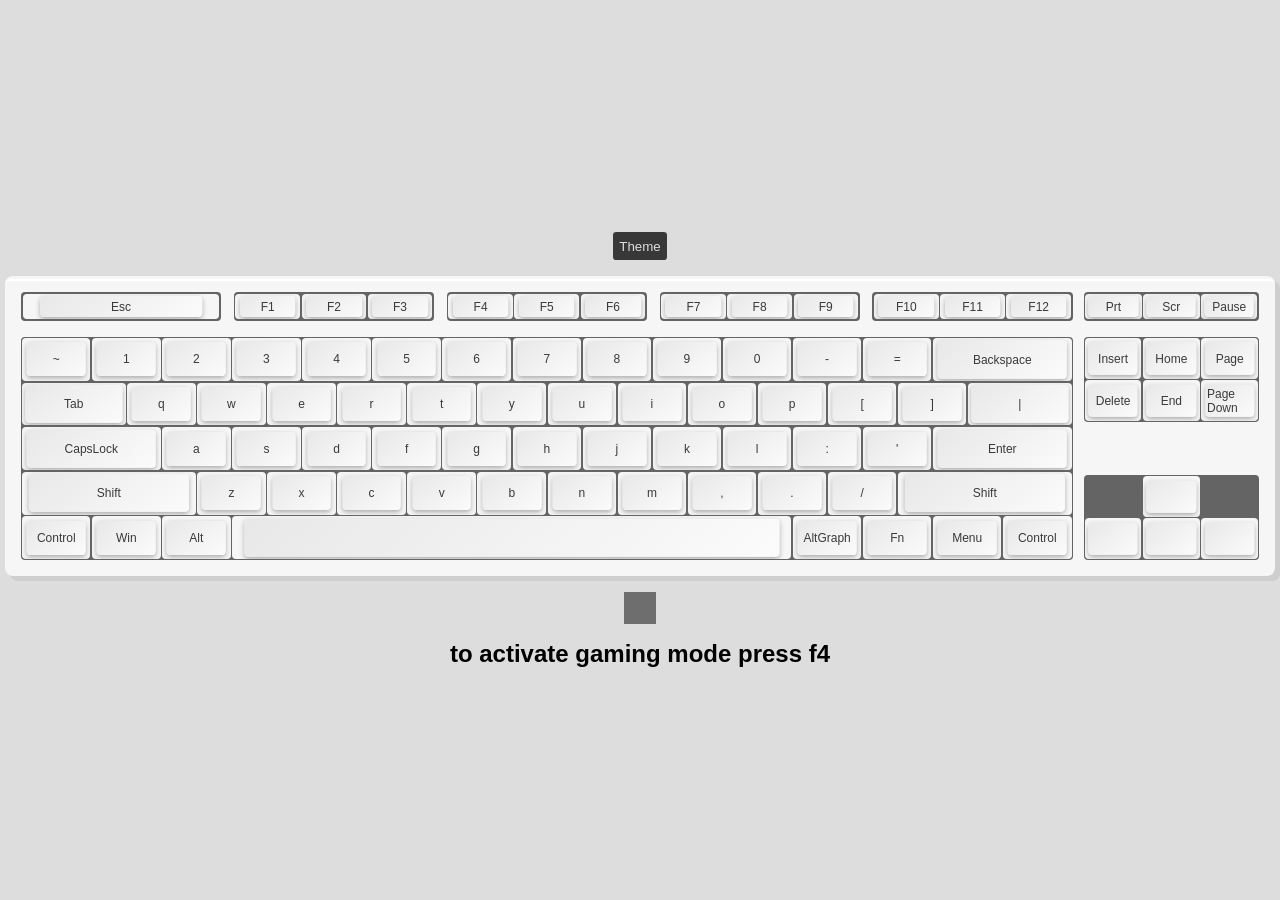
<file: index.html>
<!DOCTYPE html>
<html lang="en">
<head>
    <meta charset="UTF-8">
    <meta http-equiv="X-UA-Compatible" content="IE=edge">
    <meta name="viewport" content="width=device-width, initial-scale=1.0">
    <link rel="stylesheet" href="css/styles.css">
    <title>Teclado</title>
</head>
<body>
    <button class="btn-theme">Theme</button>
    <div class="keyboard-container ">
        <div class="keys-f">
            <div class="back">
                <div class="key" data-key="Esc"></div>
            </div>
            <div class="col-1">
                <div class="key" data-key="F1"></div>
                <div class="key" data-key="F2"></div>
                <div class="key" data-key="F3"></div>
            </div>
            <div class="col-2">
                <div class="key" data-key="F4"></div>
                <div class="key" data-key="F5"></div>
                <div class="key" data-key="F6"></div>   
            </div>
            <div class="col-3">
                <div class="key" data-key="F7"></div>
                <div class="key" data-key="F8"></div>
                <div class="key" data-key="F9"></div>
            </div>
            <div class="col-4">
                <div class="key" data-key="F10"></div>
                <div class="key" data-key="F11"></div>
                <div class="key" data-key="F12"></div>
            </div>
            
            
        </div>
        <div class="keys-secundary">
            <div class="col-1">
                <div class="key" data-key="Prt"></div>
                <div class="key" data-key="Scr"></div>
                <div class="key" data-key="Pause"></div>
            </div>
        </div>
        <!-- <div class="lighting">
            <div class="content-light">
              <div class="light"></div> 
              <div class="light"></div> 
              <div class="light"></div> 
            </div>
        </div> -->
        <div class="alpha-numeric">
            <div class="key" data-key="~"></div>
            <div class="key" data-key="1"></div>
            <div class="key" data-key="2"></div>
            <div class="key" data-key="3"></div>
            <div class="key" data-key="4"></div>
            <div class="key" data-key="5"></div>
            <div class="key" data-key="6"></div>
            <div class="key" data-key="7"></div>
            <div class="key" data-key="8"></div>
            <div class="key" data-key="9"></div>
            <div class="key" data-key="0"></div>
            <div class="key" data-key="-"></div>
            <div class="key" data-key="="></div>
            <div class="key" data-key="Backspace"></div>
            <div class="key" data-key="Tab"></div>
            <div class="key" data-key="q"></div>
            <div class="key" data-key="w"></div>
            <div class="key" data-key="e"></div>
            <div class="key" data-key="r"></div>
            <div class="key" data-key="t"></div>
            <div class="key" data-key="y"></div>
            <div class="key" data-key="u"></div>
            <div class="key" data-key="i"></div>
            <div class="key" data-key="o"></div>
            <div class="key" data-key="p"></div>
            <div class="key" data-key="["></div>
            <div class="key" data-key="]"></div>
            <div class="key" data-key="|"></div>
            <div class="key" data-key="CapsLock"></div>
            <div class="key" data-key="a"></div>
            <div class="key" data-key="s"></div>
            <div class="key" data-key="d"></div>
            <div class="key" data-key="f"></div>
            <div class="key" data-key="g"></div>
            <div class="key" data-key="h"></div>
            <div class="key" data-key="j"></div>
            <div class="key" data-key="k"></div>
            <div class="key" data-key="l"></div>
            <div class="key" data-key=":"></div>
            <div class="key" data-key="'"></div>
            <div class="key" data-key="Enter"></div>
            <div class="key" data-key="Shift"></div>
            <div class="key" data-key="z"></div>
            <div class="key" data-key="x"></div>
            <div class="key" data-key="c"></div>
            <div class="key" data-key="v"></div>
            <div class="key" data-key="b"></div>
            <div class="key" data-key="n"></div>
            <div class="key" data-key="m"></div>
            <div class="key" data-key=","></div>
            <div class="key" data-key="."></div>
            <div class="key" data-key="/"></div>
            <div class="key" data-key="Shift"></div>
            <div class="key" data-key="Control"></div>
            <div class="key" data-key="Win"></div>
            <div class="key" data-key="Alt"></div>
            <div class="key" data-key=" "></div>
            <div class="key" data-key="AltGraph"></div>
            <div class="key" data-key="Fn"></div>
            <div class="key" data-key="Menu"></div>
            <div class="key" data-key="Control"></div>
        </div>
        <div class="section-arrows">
            <div class="keys-r">
                <div class="key" data-key="Insert" ></div>
                <div class="key" data-key="Home"></div>
                <div class="key" data-key="Page"></div>
                <div class="key" data-key="Delete"></div>
                <div class="key" data-key="End"></div>
                <div class="key" data-key="Page Down"></div>
            </div>
            <div class="arrows">
                <div class="key" data-key=""></div>  
                <div class="key" data-key=""></div>
                <div class="key" data-key=""></div>
                <div class="key" data-key=""></div>  
            </div>
        </div>
        
    </div>
    <div id="write">
    </div>
    <h2>to activate gaming mode press f4</h2>
    <script src="js/main.js"></script>
</body>
</html>
</file>
<file: css/styles.css>
*{
    box-sizing: border-box;
    margin: 0;
    font-family: 'Segoe UI', Tahoma, Geneva, Verdana, sans-serif;
}
:root{
    
}
body{
    display: flex;
    justify-content: center;
    align-items: center;
    flex-direction: column;
    gap: 1em;
    min-height: 100vh;
    background: #ddd;
    padding: 0 5px;
}
.keyboard-container{
    --bg-keys: rgb(100, 100, 100);
    --bg: #f6f6f6;
    --box-shadow-keyboard: 5px 5px rgba(71, 71, 71, 0.1);
    --box-shadow-key: 0 2px 5px rgb(168, 168, 168);
    --color-box-shadow: rgba(71, 71, 71, 0.1);
    --shadow-top: white;
    --color-letter: rgb(58, 58, 58);
    --bg-key:linear-gradient(140deg, #e8e8e8, #fbfbfb);
    width: 100%;
    min-height: 300px;
    max-height: 350px;
    padding: 1em;
    background: var(--bg);
    border-radius: .5em;
    box-shadow: var(--box-shadow-keyboard) ;
    position: relative;
    display: grid;
    grid-template-columns: 6fr 1fr ;
    grid-template-rows: 1.8em 1fr;
    grid-row-gap: 1em;
    grid-column-gap: .7em;
}
.keyboard-container::after{
    content: '';
    position: absolute;
    width: 100%;
    height: 10px; 
    border-top: 2px solid var(--shadow-top);
    border-radius: .5em;
    top: .15em;
    
}
.keyboard-container.gamer {
    animation-name: bg;
    animation-duration: 15s;
    animation-iteration-count: infinite;
}
@keyframes bg{
    0%{
        --bg-keys: rgb(248, 11, 11);
    }
    25%{
        --bg-keys: rgb(251, 255, 0);
    }
    50%{
        --bg-keys: rgb(0, 255, 13);
    }
    75%{
        --bg-keys: rgb(4, 0, 255);
    }
    100%{
        --bg-keys: rgb(153, 0, 255);
    }
}
.keyboard-container.dark{
    --bg:#353535;
    --bg-key: linear-gradient(140deg, #131313, #6e6d6d);
    --color-letter: white;
    --shadow-top: rgb(80, 79, 79);

}
.keys-f,
.keys-secundary,
.light,
.alpha-numeric,
.numbers
{
    border-radius: .25em;
    display: grid;
}
.keys-f{
    grid-template-columns: repeat(5,1fr);
    grid-gap: .8em;
    /* padding: 1px; */
    /* background: var(--bg-keys); */

}
.col-1,
.back,
.col-2,
.col-3,
.col-4{
    display: grid;
    grid-template-columns: repeat(3, 1fr);
    grid-gap: .1em;
    background: var(--bg-keys);
    padding: .1em;
    border-radius: inherit;
    transition: background 3s;
}

.back .key{
    grid-column: span 3;
}

.key{
    background: var(--bg);
    border-radius: .25em;
    position: relative;
    overflow: hidden;
    cursor: pointer;
    /* box-shadow: 0 3px rgba(71, 71, 71, 0.5); */
   
}
.key::after{
    content: attr(data-key);
    display: flex;
    position: absolute;
    width: 80%;
    height: 70%;
    background: var(--bg-key);
    box-shadow: var(--box-shadow-key);
    top: 50%;
    left: 50%;
    transform: translate(-50%, -50%);
    border-radius: inherit;
    color: var(--color-letter);
    font-size: 12px;
    justify-content: center;
    align-items: center;
    padding: 2px;
}
.key.active::after{
    animation-name: pressed;
    animation-duration: .2s;
    animation-iteration-count: 1;
}
@keyframes pressed
{
    from{
        background: linear-gradient(140deg, #e8e8e8, #fbfbfb);   
    }
    to{
        background: rgba(0,0,0,.5);
    }    
}

.alpha-numeric{
    grid-template-columns: repeat(30, 1fr);
    grid-template-rows: repeat(5, 1fr);
    grid-auto-flow: dense;
    grid-column-gap: 1px;
    background: var(--bg-keys);
    grid-gap: .1em;
    padding: 1px;  
    transition: background 3s;

}
.alpha-numeric .key{
    grid-column: span 2;
}
.alpha-numeric .key:nth-child(14){
    grid-column: span 4;
    
}
.alpha-numeric .key:nth-child(14)::after{
    width: 90%;
    height: 80%;
}
.alpha-numeric .key:nth-child(15){
    grid-column: span 3; 
}
.alpha-numeric .key:nth-child(15)::after{
    width: 90%;
    height: 80%;
}
.alpha-numeric .key:nth-child(28){
    grid-column: span 3;    
}
.alpha-numeric .key:nth-child(28)::after{
    width: 90%;
    height: 80%;
}
.alpha-numeric .key:nth-child(29){
    grid-column: span 4;    
}
.alpha-numeric .key:nth-child(29)::after{
    width: 90%;
    height: 80%;
}
.alpha-numeric .key:nth-child(41){
    grid-column: span 4;
    
}
.alpha-numeric .key:nth-child(41)::after{
    width: 90%;
    height: 80%;
}

.alpha-numeric .key:nth-child(42){
    grid-column: span 5;
    
}
.alpha-numeric .key:nth-child(42)::after{
    width: 90%;
    height: 80%;
}
.alpha-numeric .key:nth-child(53){
    grid-column: span 5;
    
}
.alpha-numeric .key:nth-child(53)::after{
    width: 90%;
    height: 80%;
}
.alpha-numeric .key:nth-child(57){
    grid-column: span 16;
    
}
.alpha-numeric .key:nth-child(57)::after{
    width: 95%;
    height: 80%;
}

.content-light{
    display: grid;
    grid-template-columns: repeat(3, 1fr);
    justify-items: center;
}
.light{
    width: 40%;
    height: .5em;
    background: rgb(117, 117, 117);
    /* align-self: center; */
}
.section-arrows{
    display: flex;
    /* justify-content: center; */
    flex-direction: column;
    justify-content: space-between;
}
.keys-r{
    display: grid;
    grid-template-columns: repeat(3, 1fr);
    background: var(--bg-keys);
    padding: 1px;
    grid-gap: .1em;
    height: 85px;
    border-radius: .25em;
    transition: background 3s;

}
.arrows{
    padding: 1px;
    border-radius: .25em;
    display: grid;
    grid-template-columns: repeat(3, 1fr);
    height: 85px;
    background: var(--bg-keys);
    grid-gap: .1em;
    transition: background 3s;

}
.arrows .key:nth-of-type(1){
    grid-column: 2;
    grid-row: 2;
}
.arrows .key:nth-of-type(2){
    /* grid-column: 2; */
    grid-row: 2;
}
.arrows .key:nth-of-type(3){
    grid-column: 2;
    
}
.arrows .key:nth-of-type(4){
    grid-column: 3;
    grid-row: 2;
}
.arrows .key:last-child{
    grid-column: 3;
    grid-row: 2;
}

#write{
    padding: 1em;
    background: rgba(0,0,0,.5);
    color: white;
}
.btn-theme{
    cursor: pointer;
    padding: .5em;
    background: rgb(56, 56, 56);
    border: none;
    border-radius: .25em;
    color: #ddd;
}
</file>
<file: keyboard/css/styles.css>
*{
    box-sizing: border-box;
    margin: 0;
    font-family: 'Segoe UI', Tahoma, Geneva, Verdana, sans-serif;
}
:root{
    
}
body{
    display: flex;
    justify-content: center;
    align-items: center;
    flex-direction: column;
    gap: 1em;
    min-height: 100vh;
    background: #ddd;
    padding: 0 5px;
}
.keyboard-container{
    --bg-keys: rgb(100, 100, 100);
    --bg: #f6f6f6;
    --box-shadow-keyboard: 5px 5px rgba(71, 71, 71, 0.1);
    --box-shadow-key: 0 2px 5px rgb(168, 168, 168);
    --color-box-shadow: rgba(71, 71, 71, 0.1);
    --shadow-top: white;
    --color-letter: rgb(58, 58, 58);
    --bg-key:linear-gradient(140deg, #e8e8e8, #fbfbfb);
    width: 100%;
    min-height: 300px;
    max-height: 350px;
    padding: 1em;
    background: var(--bg);
    border-radius: .5em;
    box-shadow: var(--box-shadow-keyboard) ;
    position: relative;
    display: grid;
    grid-template-columns: 6fr 1fr ;
    grid-template-rows: 1.8em 1fr;
    grid-row-gap: 1em;
    grid-column-gap: .7em;
}
.keyboard-container::after{
    content: '';
    position: absolute;
    width: 100%;
    height: 10px; 
    border-top: 2px solid var(--shadow-top);
    border-radius: .5em;
    top: .15em;
    
}
.keyboard-container.gamer {
    animation-name: bg;
    animation-duration: 15s;
    animation-iteration-count: infinite;
}
@keyframes bg{
    0%{
        --bg-keys: rgb(248, 11, 11);
    }
    25%{
        --bg-keys: rgb(251, 255, 0);
    }
    50%{
        --bg-keys: rgb(0, 255, 13);
    }
    75%{
        --bg-keys: rgb(4, 0, 255);
    }
    100%{
        --bg-keys: rgb(153, 0, 255);
    }
}
.keyboard-container.dark{
    --bg:#353535;
    --bg-key: linear-gradient(140deg, #131313, #6e6d6d);
    --color-letter: white;
    --shadow-top: rgb(80, 79, 79);

}
.keys-f,
.keys-secundary,
.light,
.alpha-numeric,
.numbers
{
    border-radius: .25em;
    display: grid;
}
.keys-f{
    grid-template-columns: repeat(5,1fr);
    grid-gap: .8em;
    /* padding: 1px; */
    /* background: var(--bg-keys); */

}
.col-1,
.back,
.col-2,
.col-3,
.col-4{
    display: grid;
    grid-template-columns: repeat(3, 1fr);
    grid-gap: .1em;
    background: var(--bg-keys);
    padding: .1em;
    border-radius: inherit;
    transition: background 3s;
}

.back .key{
    grid-column: span 3;
}

.key{
    background: var(--bg);
    border-radius: .25em;
    position: relative;
    overflow: hidden;
    cursor: pointer;
    /* box-shadow: 0 3px rgba(71, 71, 71, 0.5); */
   
}
.key::after{
    content: attr(data-key);
    display: flex;
    position: absolute;
    width: 80%;
    height: 70%;
    background: var(--bg-key);
    box-shadow: var(--box-shadow-key);
    top: 50%;
    left: 50%;
    transform: translate(-50%, -50%);
    border-radius: inherit;
    color: var(--color-letter);
    font-size: 12px;
    justify-content: center;
    align-items: center;
    padding: 2px;
}
.key.active::after{
    animation-name: pressed;
    animation-duration: .2s;
    animation-iteration-count: 1;
}
@keyframes pressed
{
    from{
        background: linear-gradient(140deg, #e8e8e8, #fbfbfb);   
    }
    to{
        background: rgba(0,0,0,.5);
    }    
}

.alpha-numeric{
    grid-template-columns: repeat(30, 1fr);
    grid-template-rows: repeat(5, 1fr);
    grid-auto-flow: dense;
    grid-column-gap: 1px;
    background: var(--bg-keys);
    grid-gap: .1em;
    padding: 1px;  
    transition: background 3s;

}
.alpha-numeric .key{
    grid-column: span 2;
}
.alpha-numeric .key:nth-child(14){
    grid-column: span 4;
    
}
.alpha-numeric .key:nth-child(14)::after{
    width: 90%;
    height: 80%;
}
.alpha-numeric .key:nth-child(15){
    grid-column: span 3; 
}
.alpha-numeric .key:nth-child(15)::after{
    width: 90%;
    height: 80%;
}
.alpha-numeric .key:nth-child(28){
    grid-column: span 3;    
}
.alpha-numeric .key:nth-child(28)::after{
    width: 90%;
    height: 80%;
}
.alpha-numeric .key:nth-child(29){
    grid-column: span 4;    
}
.alpha-numeric .key:nth-child(29)::after{
    width: 90%;
    height: 80%;
}
.alpha-numeric .key:nth-child(41){
    grid-column: span 4;
    
}
.alpha-numeric .key:nth-child(41)::after{
    width: 90%;
    height: 80%;
}

.alpha-numeric .key:nth-child(42){
    grid-column: span 5;
    
}
.alpha-numeric .key:nth-child(42)::after{
    width: 90%;
    height: 80%;
}
.alpha-numeric .key:nth-child(53){
    grid-column: span 5;
    
}
.alpha-numeric .key:nth-child(53)::after{
    width: 90%;
    height: 80%;
}
.alpha-numeric .key:nth-child(57){
    grid-column: span 16;
    
}
.alpha-numeric .key:nth-child(57)::after{
    width: 95%;
    height: 80%;
}

.content-light{
    display: grid;
    grid-template-columns: repeat(3, 1fr);
    justify-items: center;
}
.light{
    width: 40%;
    height: .5em;
    background: rgb(117, 117, 117);
    /* align-self: center; */
}
.section-arrows{
    display: flex;
    /* justify-content: center; */
    flex-direction: column;
    justify-content: space-between;
}
.keys-r{
    display: grid;
    grid-template-columns: repeat(3, 1fr);
    background: var(--bg-keys);
    padding: 1px;
    grid-gap: .1em;
    height: 85px;
    border-radius: .25em;
    transition: background 3s;

}
.arrows{
    padding: 1px;
    border-radius: .25em;
    display: grid;
    grid-template-columns: repeat(3, 1fr);
    height: 85px;
    background: var(--bg-keys);
    grid-gap: .1em;
    transition: background 3s;

}
.arrows .key:nth-of-type(1){
    grid-column: 2;
    grid-row: 2;
}
.arrows .key:nth-of-type(2){
    /* grid-column: 2; */
    grid-row: 2;
}
.arrows .key:nth-of-type(3){
    grid-column: 2;
    
}
.arrows .key:nth-of-type(4){
    grid-column: 3;
    grid-row: 2;
}
.arrows .key:last-child{
    grid-column: 3;
    grid-row: 2;
}

#write{
    padding: 1em;
    background: rgba(0,0,0,.5);
    color: white;
}
.btn-theme{
    cursor: pointer;
    padding: .5em;
    background: rgb(56, 56, 56);
    border: none;
    border-radius: .25em;
    color: #ddd;
}
</file>
